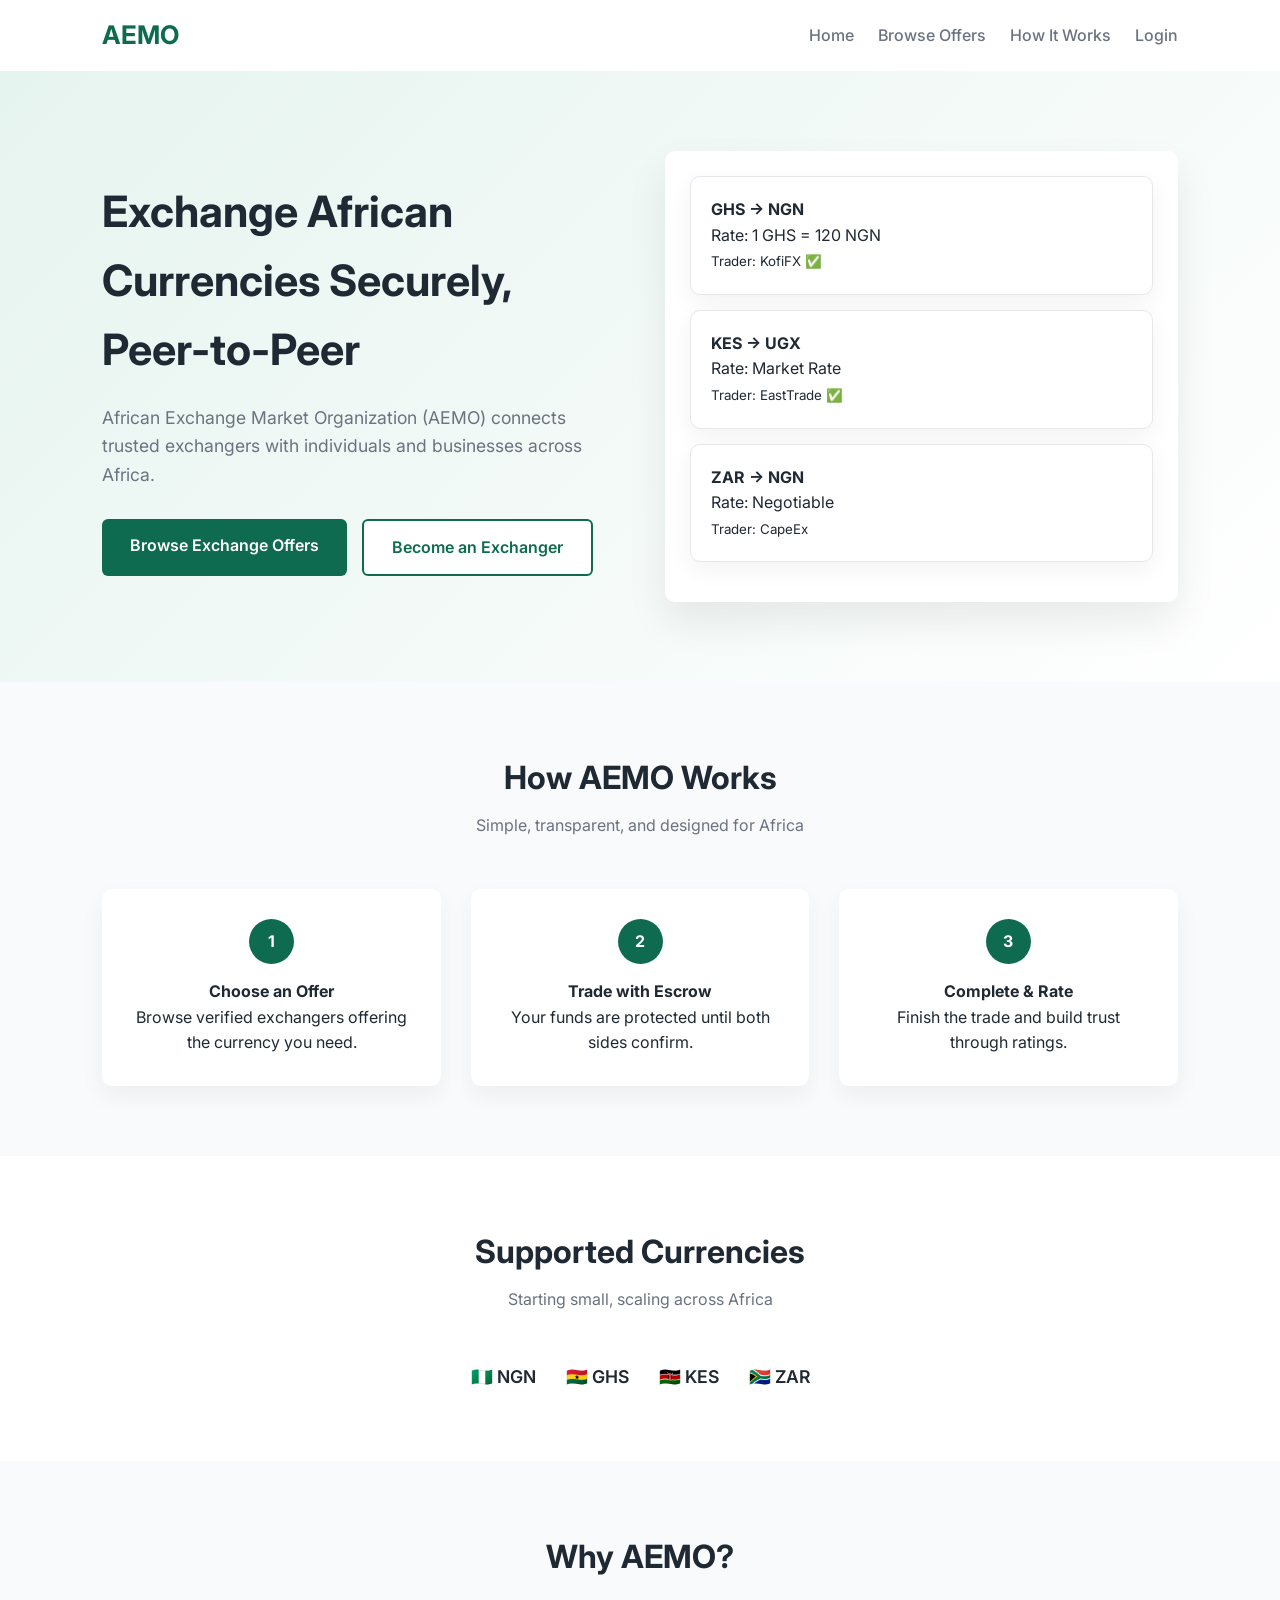
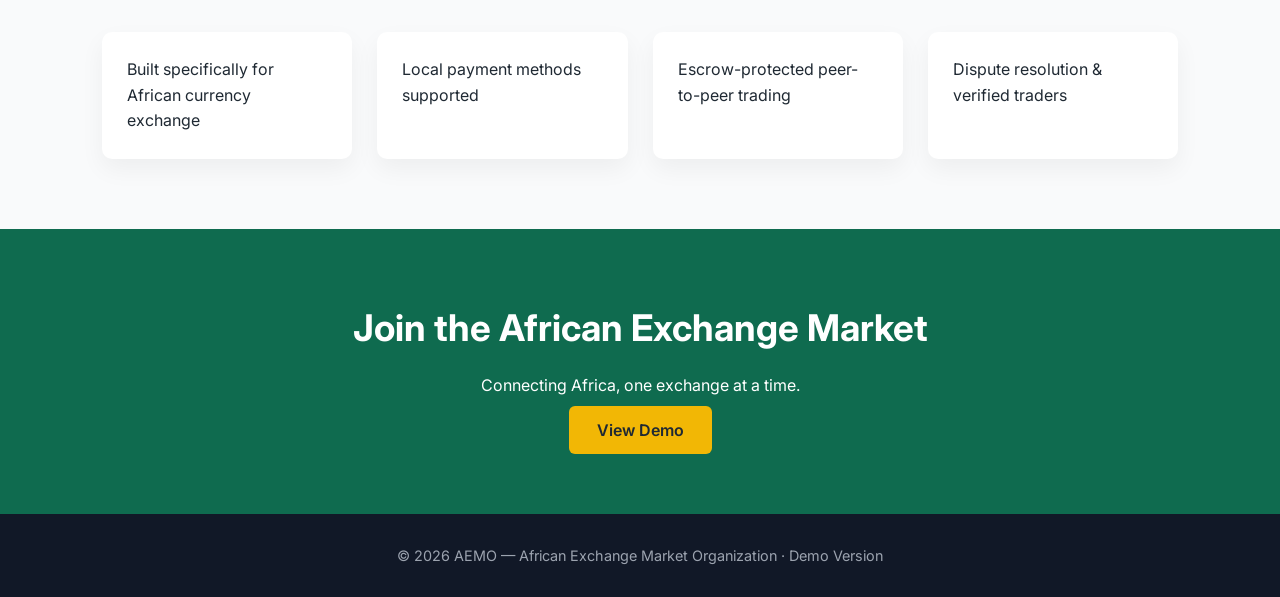
<file: index.html>
<!doctype html>
<html lang="en">
  <head>
    <meta charset="UTF-8" />
    <meta name="viewport" content="width=device-width, initial-scale=1.0" />
    <title>AEMO – African Exchange Market Organization</title>

    <!-- Google Font -->
    <link
      href="https://fonts.googleapis.com/css2?family=Inter:wght@300;400;500;600;700&display=swap"
      rel="stylesheet"
    />

    <!-- CSS -->
    <link rel="stylesheet" href="assest/css/stylesheet.css" />
  </head>
  <body>
    <!-- Header / Navigation -->
    <header class="header">
      <h1 class="logo">AEMO</h1>
      <nav class="nav">
        <a href="#">Home</a>
        <a href="offer.html">Browse Offers</a>
        <a href="#">How It Works</a>
        <a href="login.html">Login</a>
      </nav>
    </header>

    <!-- Hero Section -->
    <section class="hero">
      <div class="hero-text">
        <h2>Exchange African Currencies Securely, Peer-to-Peer</h2>
        <p>
          African Exchange Market Organization (AEMO) connects trusted
          exchangers with individuals and businesses across Africa.
        </p>

        <div class="hero-buttons">
          <a href="#" class="btn btn-primary">Browse Exchange Offers</a>
          <a href="#" class="btn btn-secondary">Become an Exchanger</a>
        </div>
      </div>

      <div class="hero-mockup">
        <div class="offer-card">
          <strong>GHS → NGN</strong>
          <p>Rate: 1 GHS = 120 NGN</p>
          <small>Trader: KofiFX ✅</small>
        </div>

        <div class="offer-card">
          <strong>KES → UGX</strong>
          <p>Rate: Market Rate</p>
          <small>Trader: EastTrade ✅</small>
        </div>

        <div class="offer-card">
          <strong>ZAR → NGN</strong>
          <p>Rate: Negotiable</p>
          <small>Trader: CapeEx</small>
        </div>
      </div>
    </section>

    <!-- How It Works -->
    <section class="section">
      <div class="section-title">
        <h3>How AEMO Works</h3>
        <p>Simple, transparent, and designed for Africa</p>
      </div>

      <div class="steps">
        <div class="step">
          <span>1</span>
          <h4>Choose an Offer</h4>
          <p>Browse verified exchangers offering the currency you need.</p>
        </div>

        <div class="step">
          <span>2</span>
          <h4>Trade with Escrow</h4>
          <p>Your funds are protected until both sides confirm.</p>
        </div>

        <div class="step">
          <span>3</span>
          <h4>Complete & Rate</h4>
          <p>Finish the trade and build trust through ratings.</p>
        </div>
      </div>
    </section>

    <!-- Supported Currencies -->
    <section class="section light">
      <div class="section-title">
        <h3>Supported Currencies</h3>
        <p>Starting small, scaling across Africa</p>
      </div>

      <div class="currencies">
        <span>🇳🇬 NGN</span>
        <span>🇬🇭 GHS</span>
        <span>🇰🇪 KES</span>
        <span>🇿🇦 ZAR</span>
      </div>
    </section>

    <!-- Why AEMO -->
    <section class="section">
      <div class="section-title">
        <h3>Why AEMO?</h3>
      </div>

      <div class="why">
        <div>Built specifically for African currency exchange</div>
        <div>Local payment methods supported</div>
        <div>Escrow-protected peer-to-peer trading</div>
        <div>Dispute resolution & verified traders</div>
      </div>
    </section>

    <!-- Call to Action -->
    <section class="cta">
      <h3>Join the African Exchange Market</h3>
      <p>Connecting Africa, one exchange at a time.</p>
      <a href="#" class="btn btn-cta">View Demo</a>
    </section>

    <!-- Footer -->
    <footer class="footer">
      © 2026 AEMO — African Exchange Market Organization · Demo Version
    </footer>

    <script src="assest/index.js"></script>
  </body>
</html>
</file>
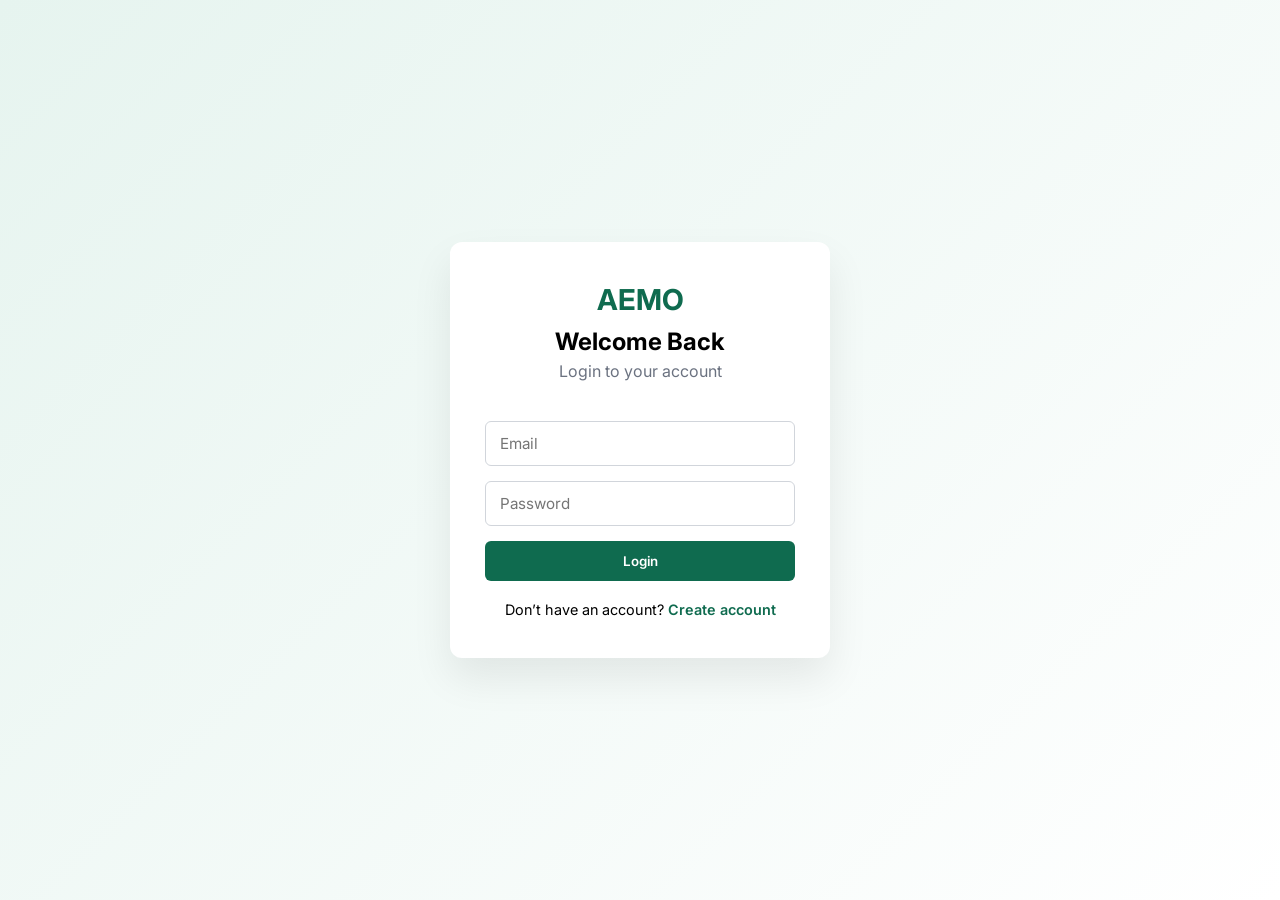
<file: dashboard.html>
<!doctype html>
<html lang="en">
  <head>
    <meta charset="UTF-8" />
    <title>AEMO Dashboard</title>
    <link rel="stylesheet" href="assest/css/dashboard.css" />
  </head>
  <body>
    <header class="header">
      <h1>AEMO</h1>
      <nav>
        <a href="marketplace.html">Marketplace</a>
        <a href="wallet.html">Wallet</a>
        <a href="trade.html">Trades</a>
        <button id="logoutBtn">Logout</button>
      </nav>
    </header>

    <main class="dashboard">
      <!-- BALANCE SECTION -->
      <section class="balance-card">
        <h2>Current Balance</h2>
        <p class="balance" id="balanceText">₦0.00</p>

        <div class="limits">
          <div>
            <span>Trading limit</span>
            <strong>Buy / Sell: 5,000,000</strong>
          </div>
          <div>
            <span>Send</span>
            <strong>5,000,000</strong>
          </div>
        </div>

        <button
          class="primary-btn"
          onclick="window.location.href = 'verify.html'"
        >
          Trade without limits
        </button>
      </section>

      <!-- QUICK ACTIONS -->
      <section class="quick-actions">
        <div class="action-card">
          <h3>Marketplace</h3>
          <p>Buy and sell African currencies.</p>
          <a href="marketplace.html">Go to marketplace</a>
        </div>

        <div class="action-card">
          <h3>Wallet</h3>
          <p>View balance or fund your account.</p>
          <a href="wallet.html">Open wallet</a>
        </div>

        <div class="action-card">
          <h3>Trades</h3>
          <p>View your transaction history.</p>
          <a href="trades.html">View trades</a>
        </div>
      </section>

      <!-- CURRENCIES -->
      <section class="list-section">
        <h3>Supported African Currencies</h3>
        <div class="tag-list">
          <span>NGN – Naira</span>
          <span>GHS – Cedi</span>
          <span>KES – Kenyan Shilling</span>
          <span>ZAR – Rand</span>
          <span>XOF – CFA Franc</span>
          <span>UGX – Ugandan Shilling</span>
          <span>EGP – Egyptian Pound</span>
        </div>
      </section>

      <!-- PAYMENT METHODS -->
      <section class="list-section">
        <h3>Supported Payment Methods</h3>
        <div class="tag-list">
          <span>Bank Transfer</span>
          <span>Mobile Money</span>
          <span>Cash Deposit</span>
          <span>USSD</span>
          <span>Local Payment Agents</span>
        </div>
      </section>
    </main>

    <script src="assest/dashboard.js" defer></script>
  </body>
</html>
</file>
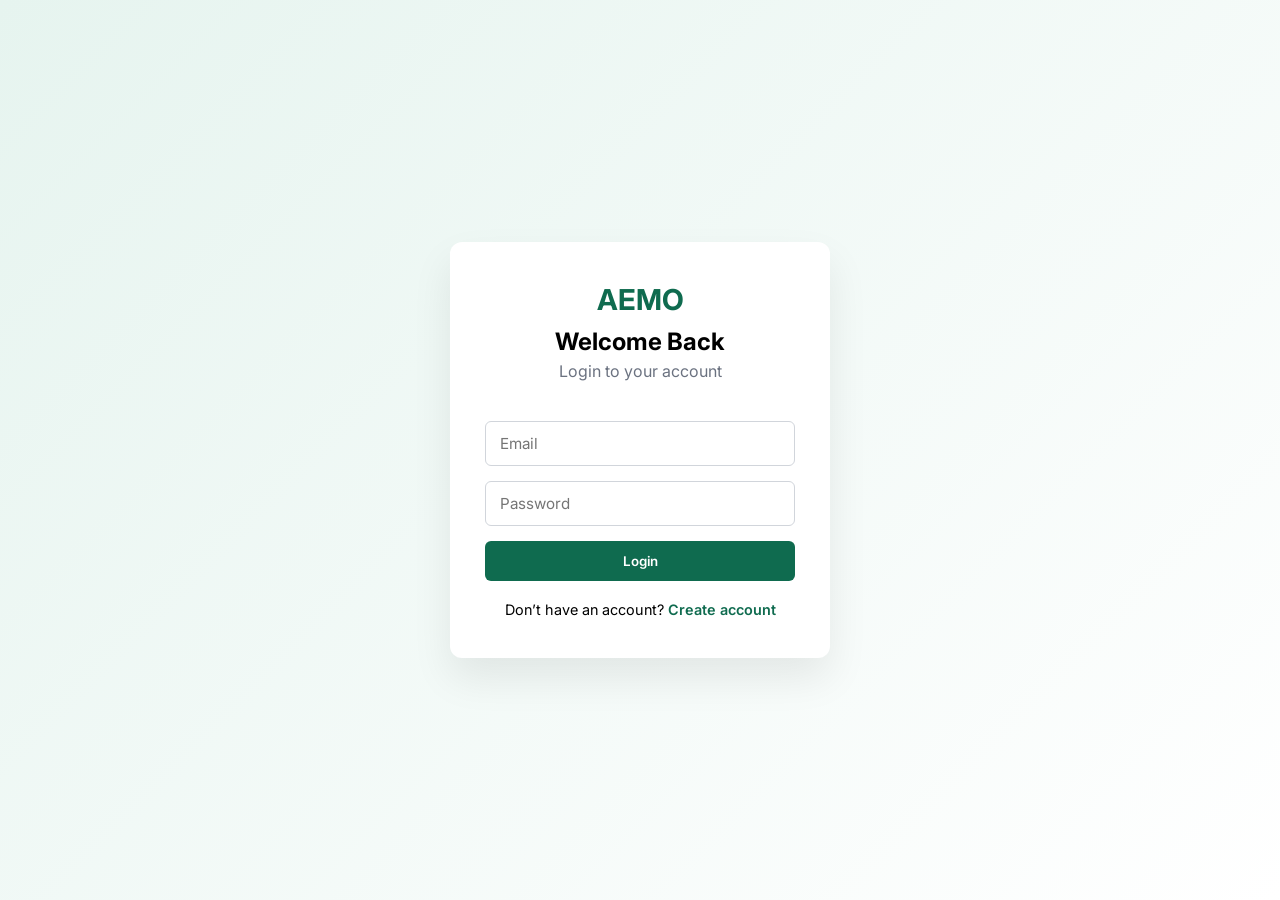
<file: login.html>
<!doctype html>
<html lang="en">
  <head>
    <meta charset="UTF-8" />
    <meta name="viewport" content="width=device-width, initial-scale=1.0" />
    <title>AEMO — Login</title>

    <link
      href="https://fonts.googleapis.com/css2?family=Inter:wght@400;500;600;700&display=swap"
      rel="stylesheet"
    />
    <link rel="stylesheet" href="assest/css/auth.css" />
  </head>
  <body>
    <div class="auth-container">
      <h1 class="logo">AEMO</h1>
      <h2>Welcome Back</h2>
      <p class="subtitle">Login to your account</p>
      <form id="loginForm">
        <input id="loginEmail" type="email" placeholder="Email" required />

        <input
          id="loginPassword"
          type="password"
          placeholder="Password"
          required
        />

        <button type="submit">Login</button>
      </form>

      <p class="switch">
        Don’t have an account?
        <a href="register.html">Create account</a>
      </p>
    </div>

    <script src="assest/auth.js"></script>
  </body>
</html>
</file>
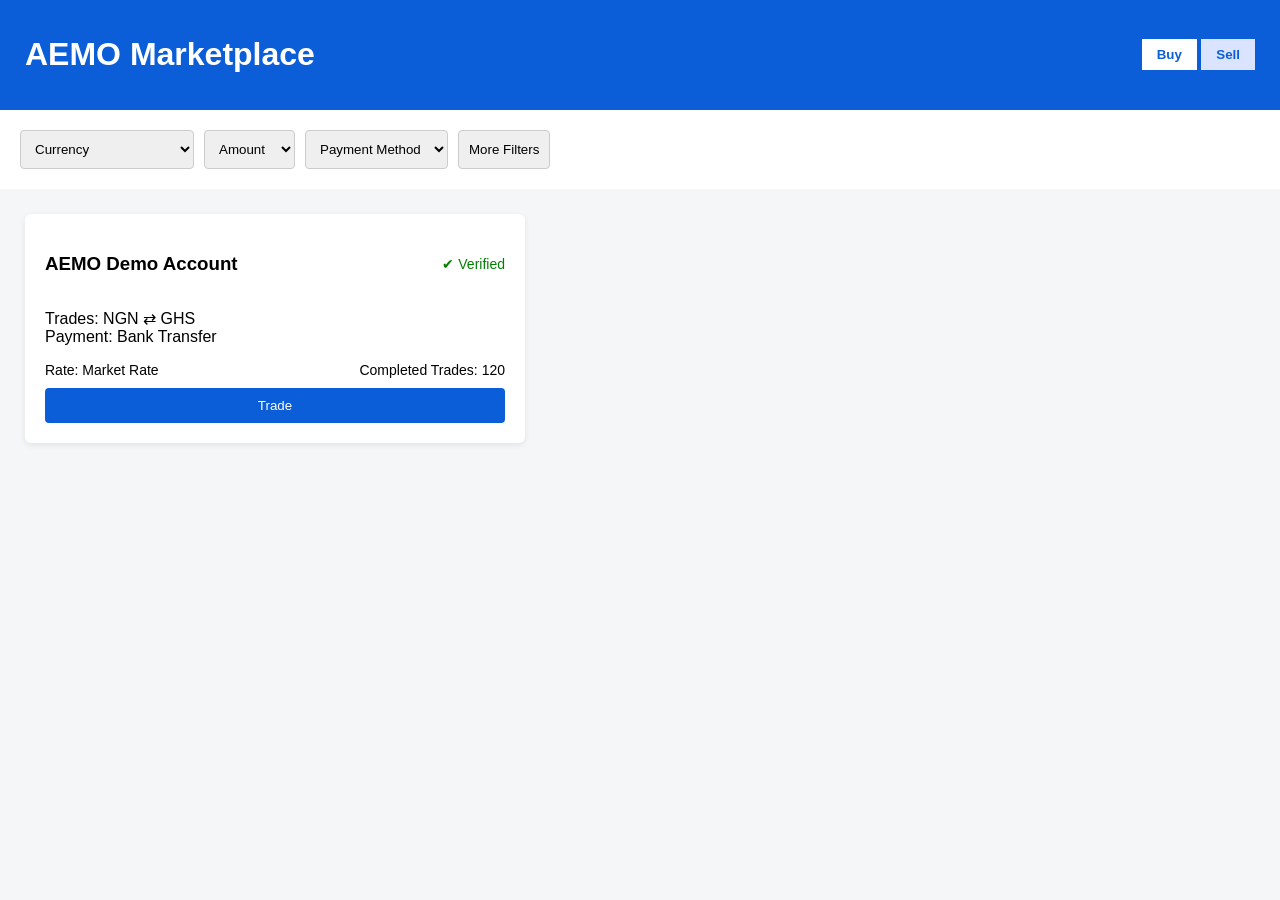
<file: marketplace.html>
<!doctype html>
<html lang="en">
  <head>
    <meta charset="UTF-8" />
    <title>AEMO Marketplace</title>
    <link rel="stylesheet" href="assest/css/marketplace.css" />
  </head>
  <body>
    <header class="market-header">
      <h1>AEMO Marketplace</h1>

      <div class="trade-toggle">
        <button class="active" id="buyBtn">Buy</button>
        <button id="sellBtn">Sell</button>
      </div>
    </header>

    <section class="filters">
      <select id="currencySelect">
        <option value="">Currency</option>
        <option value="NGN">Naira (NGN)</option>
        <option value="GHS">Cedi (GHS)</option>
        <option value="KES">Kenyan Shilling (KES)</option>
      </select>

      <select id="amountSelect">
        <option value="">Amount</option>
        <option value="10000">10,000</option>
        <option value="50000">50,000</option>
        <option value="100000">100,000</option>
        <option value="500000">500,000</option>
      </select>

      <select id="paymentSelect">
        <option value="">Payment Method</option>
        <option value="bank">Bank Transfer</option>
        <option value="mobile">Mobile Money</option>
        <option value="cash">Cash Deposit</option>
      </select>

      <button id="filterBtn">More Filters</button>
    </section>

    <!-- EXTRA FILTERS -->
    <section class="extra-filters hidden" id="extraFilters">
      <label> <input type="checkbox" /> Verified profiles only </label>
      <label> <input type="checkbox" /> Currently active traders </label>
      <label>
        <input type="checkbox" /> Traders with past successful trades
      </label>
    </section>

    <!-- TRADERS LIST -->
    <section class="traders">
      <div class="trader-card">
        <div class="trader-info">
          <h3>AEMO Demo Account</h3>
          <span class="verified">✔ Verified</span>
        </div>

        <p>
          Trades: NGN ⇄ GHS <br />
          Payment: Bank Transfer
        </p>

        <div class="trader-meta">
          <span>Rate: Market Rate</span>
          <span>Completed Trades: 120</span>
        </div>

        <button class="trade-btn">Trade</button>
      </div>
    </section>

    <!-- TRADE MODAL -->
    <div class="modal hidden" id="tradeModal">
      <div class="modal-box">
        <h2>Start Trade</h2>

        <p id="traderName">Trading with AEMO Demo Account</p>

        <input
          type="number"
          id="tradeAmount"
          placeholder="Enter amount"
          min="1"
        />

        <p class="escrow-text" id="escrowText"></p>

        <div class="modal-actions">
          <button id="cancelTrade">Cancel</button>
          <button id="confirmTrade">Confirm Trade</button>
        </div>
      </div>
    </div>

    <script src="assest/marketplace.js" defer></script>
  </body>
</html>
</file>
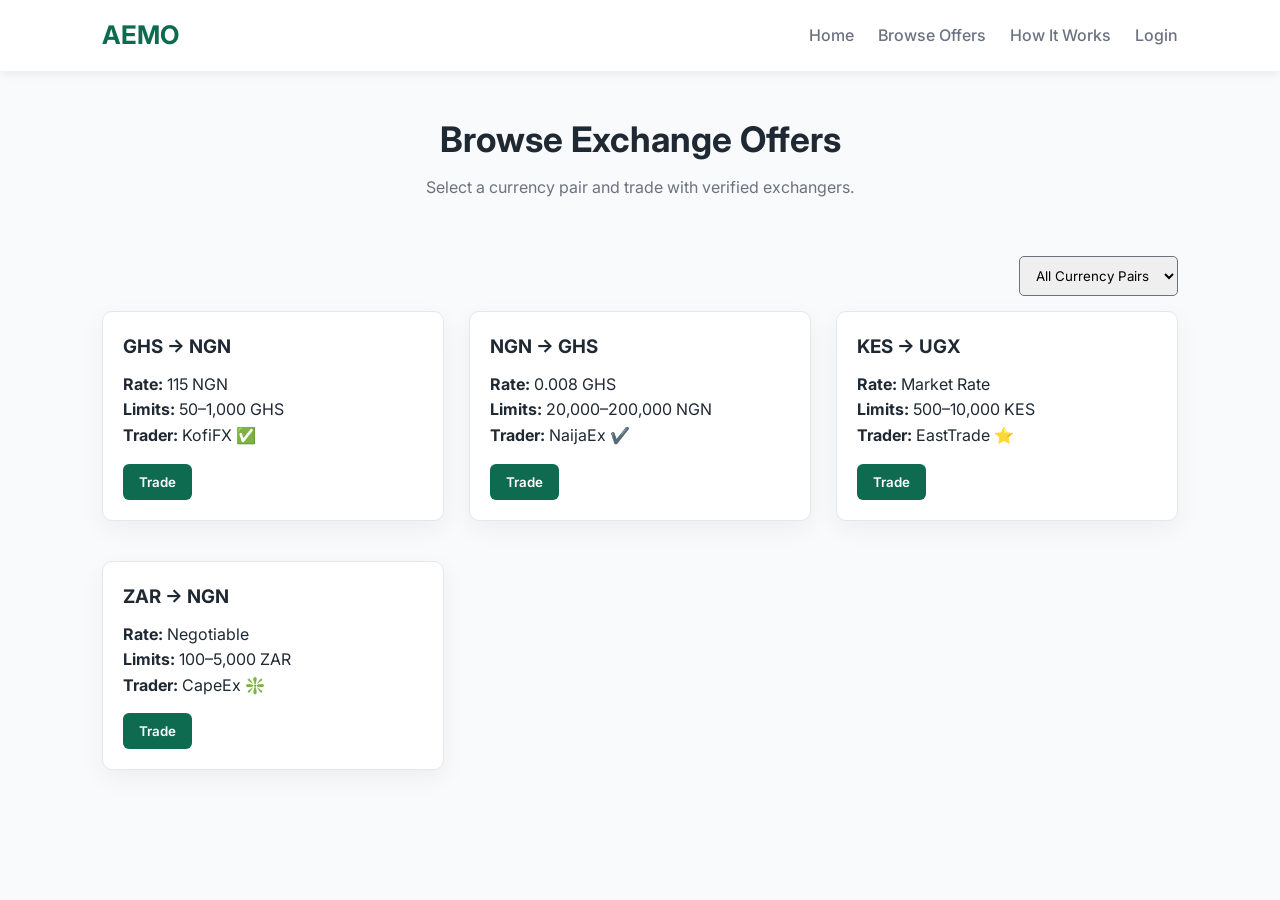
<file: offer.html>
<!doctype html>
<html lang="en">
  <head>
    <meta charset="UTF-8" />
    <meta name="viewport" content="width=device-width, initial-scale=1.0" />
    <title>AEMO — Browse Exchange Offers</title>

    <link
      href="https://fonts.googleapis.com/css2?family=Inter:wght@300;400;500;600;700&display=swap"
      rel="stylesheet"
    />
    <link rel="stylesheet" href="assest/css/stylesheet.css" />
  </head>
  <body>
    <!-- Header -->
    <header class="header">
      <h1 class="logo">AEMO</h1>
      <nav class="nav">
        <a href="index.html">Home</a>
        <a href="offers.html">Browse Offers</a>
        <a href="#">How It Works</a>
        <a href="login.html">Login</a>
      </nav>
    </header>

    <!-- Page Title -->
    <section class="page-title">
      <h2>Browse Exchange Offers</h2>
      <p>Select a currency pair and trade with verified exchangers.</p>
    </section>

    <!-- Filter Bar -->
    <section class="filter-section">
      <select id="currencyFilter">
        <option value="all">All Currency Pairs</option>
        <option value="GHS-NGN">GHS → NGN</option>
        <option value="NGN-GHS">NGN → GHS</option>
        <option value="KES-UGX">KES → UGX</option>
        <option value="ZAR-NGN">ZAR → NGN</option>
      </select>
    </section>

    <!-- Offers List -->
    <section class="offers-container" id="offersContainer">
      <!-- Template cards (JavaScript will show/hide) -->

      <div class="offer-card" data-pair="GHS-NGN">
        <h3>GHS → NGN</h3>
        <p><strong>Rate:</strong> 115 NGN</p>
        <p><strong>Limits:</strong> 50–1,000 GHS</p>
        <p><strong>Trader:</strong> KofiFX ✅</p>
        <button class="btn-trade" onclick="tradeDemo('GHS → NGN', 'KofiFX')">
          Trade
        </button>
      </div>

      <div class="offer-card" data-pair="NGN-GHS">
        <h3>NGN → GHS</h3>
        <p><strong>Rate:</strong> 0.008 GHS</p>
        <p><strong>Limits:</strong> 20,000–200,000 NGN</p>
        <p><strong>Trader:</strong> NaijaEx ✔️</p>
        <button class="btn-trade" onclick="tradeDemo('NGN → GHS', 'NaijaEx')">
          Trade
        </button>
      </div>

      <div class="offer-card" data-pair="KES-UGX">
        <h3>KES → UGX</h3>
        <p><strong>Rate:</strong> Market Rate</p>
        <p><strong>Limits:</strong> 500–10,000 KES</p>
        <p><strong>Trader:</strong> EastTrade ⭐</p>
        <button class="btn-trade" onclick="tradeDemo('KES → UGX', 'EastTrade')">
          Trade
        </button>
      </div>

      <div class="offer-card" data-pair="ZAR-NGN">
        <h3>ZAR → NGN</h3>
        <p><strong>Rate:</strong> Negotiable</p>
        <p><strong>Limits:</strong> 100–5,000 ZAR</p>
        <p><strong>Trader:</strong> CapeEx ❇️</p>
        <button class="btn-trade" onclick="tradeDemo('ZAR → NGN', 'CapeEx')">
          Trade
        </button>
      </div>
    </section>

    <!-- Trade Modal (hidden until needed) -->
    <div id="tradeModal" class="modal hidden">
      <div class="modal-content">
        <span class="close-btn" onclick="closeModal()">&times;</span>
        <h3>Start Trade</h3>
        <p id="tradeText"></p>
        <p><em>Demo Mode — no real trade.</em></p>
        <button class="btn-confirm" onclick="confirmTrade()">Confirm</button>
      </div>
    </div>

    <script src="assest/offer.js"></script>
  </body>
</html>
</file>
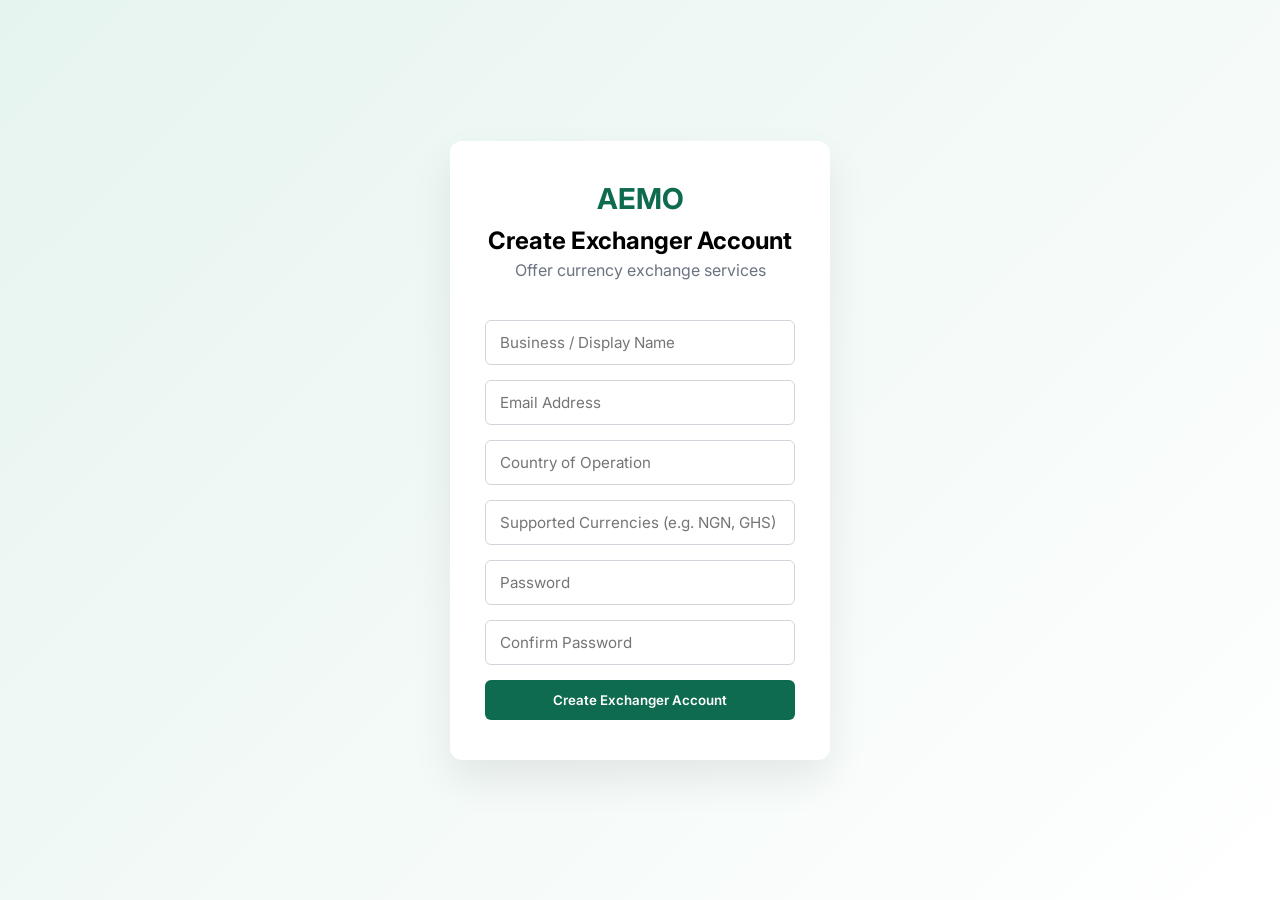
<file: register-exchanger.html>
<!doctype html>
<html lang="en">
  <head>
    <meta charset="UTF-8" />
    <meta name="viewport" content="width=device-width, initial-scale=1.0" />
    <title>AEMO — Exchanger Account</title>

    <link
      href="https://fonts.googleapis.com/css2?family=Inter:wght@400;500;600;700&display=swap"
      rel="stylesheet"
    />
    <!-- <link rel="stylesheet" href="css/global.css" /> -->
    <link rel="stylesheet" href="assest/css/auth.css" />
  </head>
  <body>
    <div class="auth-container">
      <h1 class="logo">AEMO</h1>
      <h2>Create Exchanger Account</h2>
      <p class="subtitle">Offer currency exchange services</p>
      <form id="exchangerRegisterForm">
        <input
          id="businessName"
          type="text"
          placeholder="Business / Display Name"
          required
        />
        <input id="email" type="email" placeholder="Email Address" required />
        <input
          id="country"
          type="text"
          placeholder="Country of Operation"
          required
        />
        <input
          id="currencies"
          type="text"
          placeholder="Supported Currencies (e.g. NGN, GHS)"
          required
        />
        <input id="password" type="password" placeholder="Password" required />
        <input
          id="confirmPassword"
          type="password"
          placeholder="Confirm Password"
          required
        />

        <button type="submit">Create Exchanger Account</button>
      </form>
    </div>

    <script src="assest/registerexchanger.js"></script>
  </body>
</html>
</file>
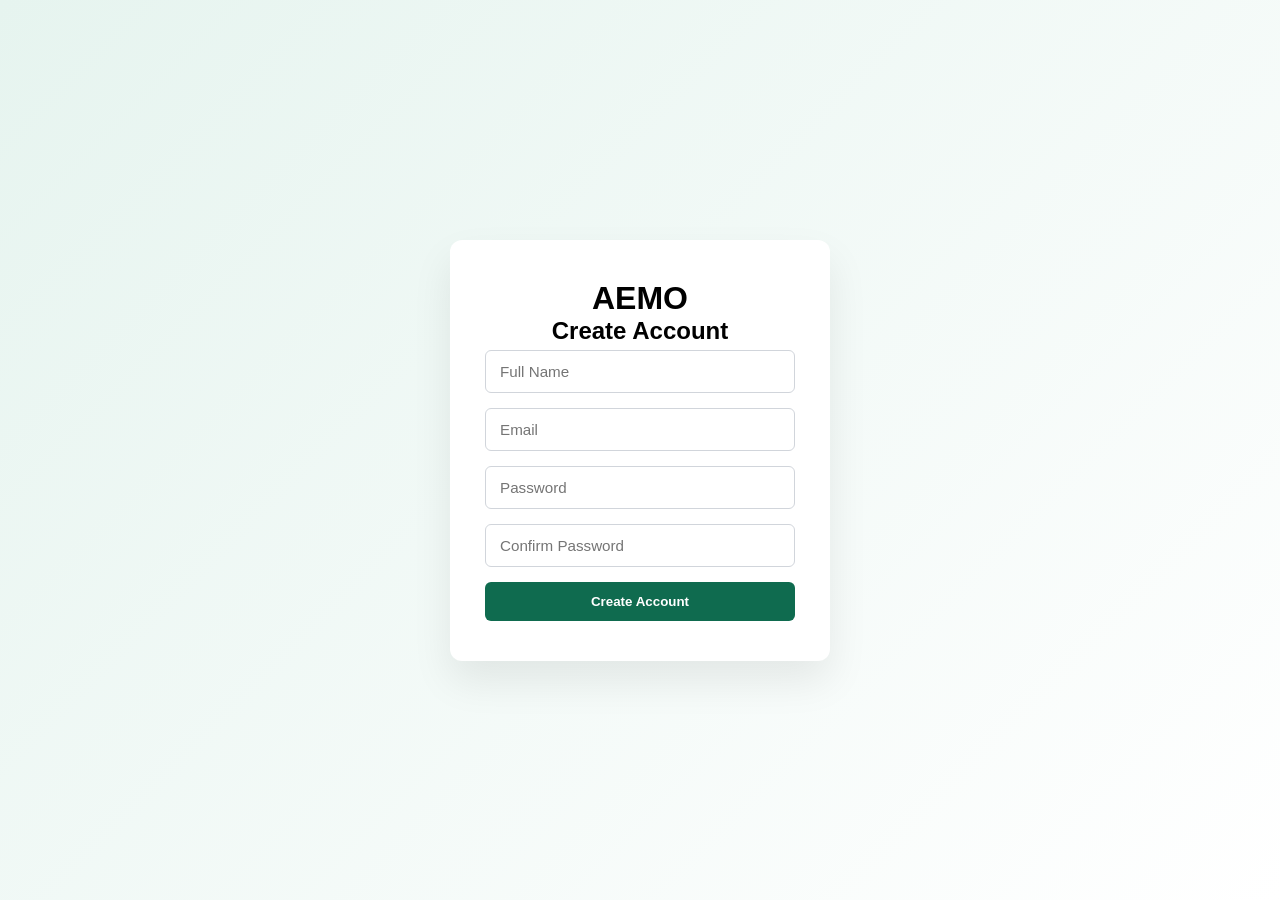
<file: register-user.html>
<!doctype html>
<html lang="en">
  <head>
    <meta charset="UTF-8" />
    <meta name="viewport" content="width=device-width, initial-scale=1.0" />

    <title>Create Account | AEMO</title>

    <link rel="stylesheet" href="assest/css/auth.css" />
  </head>
  <body>
    <div class="auth-container">
      <h1>AEMO</h1>
      <h2>Create Account</h2>

      <!-- IMPORTANT: ID MUST MATCH JS -->
      <form id="userRegisterForm">
        <input type="text" id="name" placeholder="Full Name" required />

        <input type="email" id="email" placeholder="Email" required />

        <input type="password" id="password" placeholder="Password" required />

        <input
          type="password"
          id="confirmPassword"
          placeholder="Confirm Password"
          required
        />

        <button type="submit">Create Account</button>
      </form>
    </div>

    <!-- LOAD JS LAST -->
    <script src="assest/register.js" defer></script>
  </body>
</html>
</file>
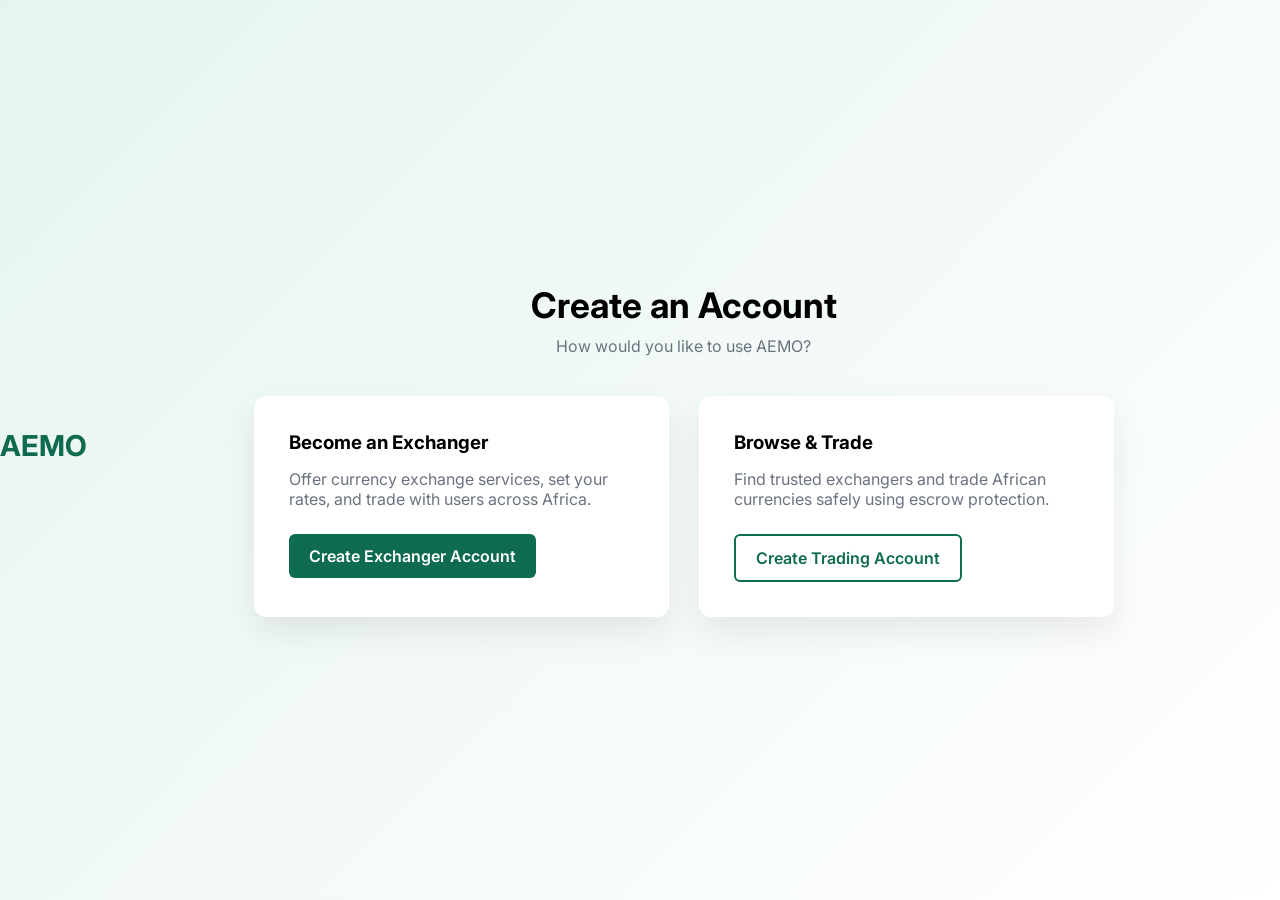
<file: register.html>
<!doctype html>
<html lang="en">
  <head>
    <meta charset="UTF-8" />
    <meta name="viewport" content="width=device-width, initial-scale=1.0" />
    <title>AEMO — Create Account</title>

    <link
      href="https://fonts.googleapis.com/css2?family=Inter:wght@400;500;600;700&display=swap"
      rel="stylesheet"
    />
    <!-- <link rel="stylesheet" href="css/global.css" /> -->
    <link rel="stylesheet" href="assest/css/auth.css" />
  </head>
  <body>
    <header class="header">
      <h1 class="logo">AEMO</h1>
    </header>

    <main class="choice-container">
      <h2>Create an Account</h2>
      <p class="subtitle">How would you like to use AEMO?</p>

      <div class="choices">
        <!-- Exchanger -->
        <div class="choice-card">
          <h3>Become an Exchanger</h3>
          <p>
            Offer currency exchange services, set your rates, and trade with
            users across Africa.
          </p>
          <a href="register-exchanger.html" class="btn primary">
            Create Exchanger Account
          </a>
        </div>

        <!-- Trader -->
        <div class="choice-card">
          <h3>Browse & Trade</h3>
          <p>
            Find trusted exchangers and trade African currencies safely using
            escrow protection.
          </p>
          <a href="register-user.html" class="btn outline">
            Create Trading Account
          </a>
        </div>
      </div>
    </main>
    <script src="assest/register.js"></script>
  </body>
</html>
</file>
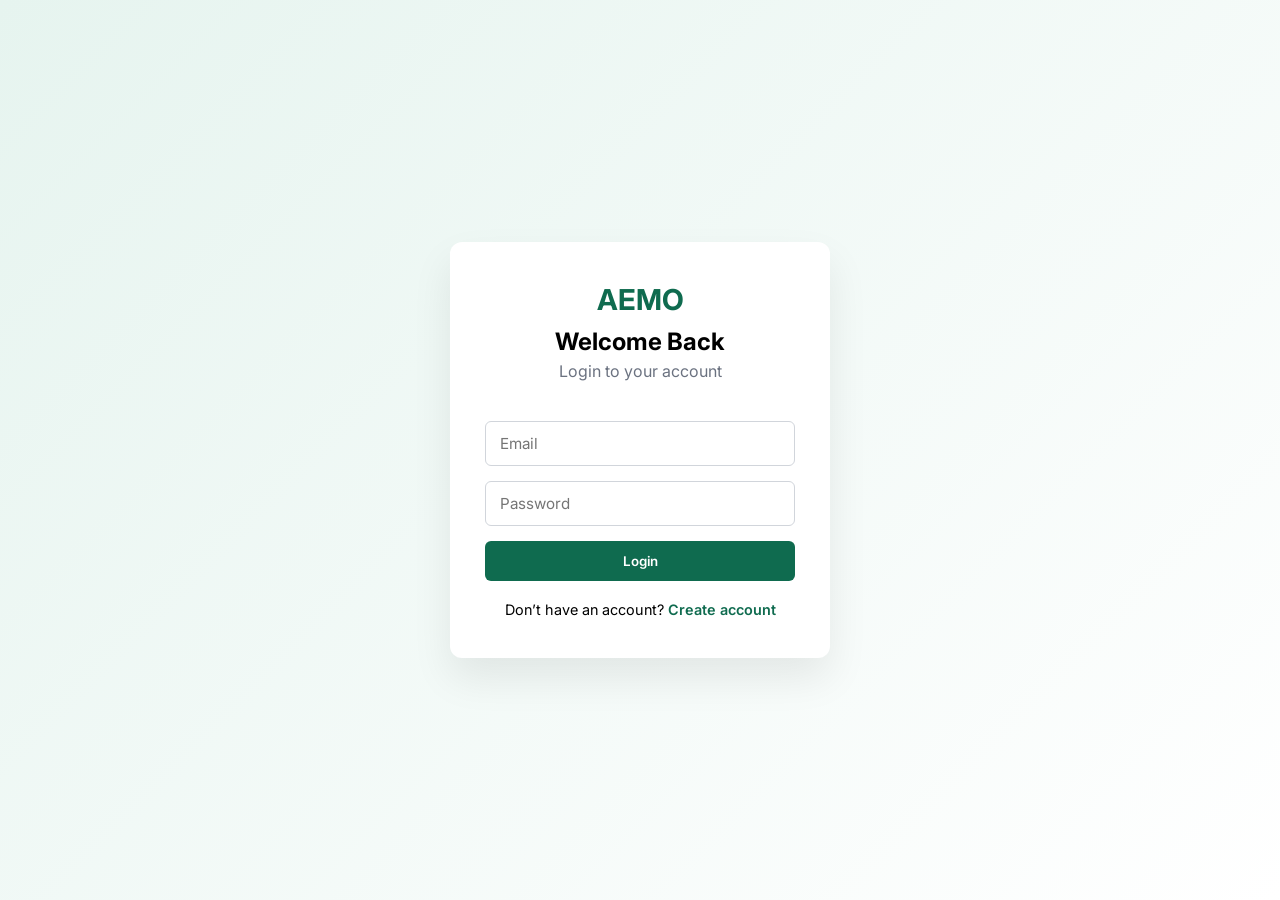
<file: trade.html>
<!doctype html>
<html lang="en">
  <head>
    <meta charset="UTF-8" />
    <title>AEMO Trades</title>
    <link rel="stylesheet" href="assest/css/trade.css" />
  </head>
  <body>
    <header class="trade-header">
      <button id="backBtn">← Back</button>

      <h1>Trade History</h1>
    </header>

    <main class="trade-container">
      <!-- HISTORY TABLE -->

      <section class="history-section">
        <h2>Your Transactions</h2>

        <table>
          <thead>
            <tr>
              <th>Date</th>
              <th>Pair</th>
              <th>Amount</th>
              <th>Status</th>
            </tr>
          </thead>

          <tbody id="tradeTable">
            <!-- JS FILLS THIS -->
          </tbody>
        </table>
      </section>

      <!-- INFO SECTION -->

      <section class="info-section">
        <h2>How Trading Works on AEMO</h2>

        <ol>
          <li>Select a verified trader from the marketplace.</li>

          <li>Enter the amount you want to exchange.</li>

          <li>Funds are held securely in AEMO escrow.</li>

          <li>The exchanger completes the currency transfer.</li>

          <li>You confirm receipt before funds are released.</li>

          <li>Both users rate the transaction.</li>
        </ol>

        <p class="security-note">
          🔒 AEMO protects users with escrow and verification systems to prevent
          fraud.
        </p>
      </section>
    </main>

    <script src="assest/trade.js" defer></script>
  </body>
</html>
</file>
<file: assest/css/stylesheet.css>
:root {
  --primary: #0f6b4f;
  --secondary: #f2b705;
  --dark: #1f2933;
  --light: #f9fafb;
  --gray: #6b7280;
}

* {
  box-sizing: border-box;
  margin: 0;
  padding: 0;
  font-family: "Inter", sans-serif;
}

body {
  background: var(--light);
  color: var(--dark);
  line-height: 1.6;
}

/* Header */
.header {
  background: #ffffff;
  padding: 20px 8%;
  display: flex;
  justify-content: space-between;
  align-items: center;
  box-shadow: 0 2px 10px rgba(0, 0, 0, 0.05);
}

.logo {
  color: var(--primary);
  font-size: 1.5rem;
  font-weight: 700;
}

.nav a {
  margin-left: 20px;
  text-decoration: none;
  color: var(--gray);
  font-weight: 500;
}

.nav a:hover {
  color: var(--primary);
}

/* Hero */
.hero {
  padding: 80px 8%;
  display: grid;
  grid-template-columns: 1fr 1fr;
  gap: 50px;
  align-items: center;
  background: linear-gradient(135deg, #e6f4ef, #ffffff);
}

.hero-text h2 {
  font-size: 2.7rem;
  margin-bottom: 20px;
}

.hero-text p {
  font-size: 1.1rem;
  color: var(--gray);
  margin-bottom: 30px;
}

.hero-buttons {
  display: flex;
  gap: 15px;
}

/* Buttons */
.btn {
  padding: 14px 28px;
  border-radius: 6px;
  text-decoration: none;
  font-weight: 600;
}

.btn-primary {
  background: var(--primary);
  color: #ffffff;
}

.btn-secondary {
  background: #ffffff;
  color: var(--primary);
  border: 2px solid var(--primary);
}

.btn-cta {
  background: var(--secondary);
  color: var(--dark);
}

/* Mockup Cards */
.hero-mockup {
  background: #ffffff;
  padding: 25px;
  border-radius: 10px;
  box-shadow: 0 20px 40px rgba(0, 0, 0, 0.08);
}

.offer-card {
  border: 1px solid #e5e7eb;
  border-radius: 8px;
  padding: 15px;
  margin-bottom: 15px;
}

/* Sections */
.section {
  padding: 70px 8%;
}

.section.light {
  background: #ffffff;
}

.section-title {
  text-align: center;
  margin-bottom: 50px;
}

.section-title h3 {
  font-size: 2rem;
  margin-bottom: 10px;
}

.section-title p {
  color: var(--gray);
}

/* Steps */
.steps {
  display: grid;
  grid-template-columns: repeat(3, 1fr);
  gap: 30px;
}

.step {
  background: #ffffff;
  padding: 30px;
  border-radius: 10px;
  text-align: center;
  box-shadow: 0 10px 25px rgba(0, 0, 0, 0.05);
}

.step span {
  display: inline-block;
  width: 45px;
  height: 45px;
  background: var(--primary);
  color: #ffffff;
  border-radius: 50%;
  line-height: 45px;
  font-weight: 700;
  margin-bottom: 15px;
}

/* Currencies */
.currencies {
  display: flex;
  justify-content: center;
  gap: 30px;
  font-size: 1.1rem;
  font-weight: 600;
}

/* Why AEMO */
.why {
  display: grid;
  grid-template-columns: repeat(4, 1fr);
  gap: 25px;
}

.why div {
  background: #ffffff;
  padding: 25px;
  border-radius: 10px;
  box-shadow: 0 10px 25px rgba(0, 0, 0, 0.05);
}

/* CTA */
.cta {
  background: var(--primary);
  color: #ffffff;
  text-align: center;
  padding: 70px 8%;
}

.cta h3 {
  font-size: 2.3rem;
  margin-bottom: 15px;
}

.cta p {
  margin-bottom: 20px;
}

/* Footer */
.footer {
  background: #111827;
  color: #9ca3af;
  text-align: center;
  padding: 30px;
  font-size: 0.9rem;
}

/* Responsive */
@media (max-width: 900px) {
  .hero {
    grid-template-columns: 1fr;
  }

  .steps,
  .why {
    grid-template-columns: 1fr;
  }
}

/* Offers page css */

:root {
  --primary: #0f6b4f;
  --secondary: #f2b705;
  --dark: #1f2933;
  --light: #f9fafb;
  --gray: #6b7280;
}

/* Reset */
* {
  box-sizing: border-box;
  margin: 0;
  padding: 0;
  font-family: "Inter", sans-serif;
}

body {
  background: var(--light);
  color: var(--dark);
  line-height: 1.6;
}

/* Header */
.header {
  background: white;
  padding: 15px 8%;
  display: flex;
  justify-content: space-between;
  align-items: center;
  box-shadow: 0 2px 10px rgba(0, 0, 0, 0.08);
}

.logo {
  color: var(--primary);
  font-size: 1.6rem;
  font-weight: 700;
}

.nav a {
  margin-left: 20px;
  color: var(--gray);
  text-decoration: none;
  font-weight: 500;
}

.nav a:hover {
  color: var(--primary);
}

/* Title */
.page-title {
  text-align: center;
  padding: 40px 8%;
}

.page-title h2 {
  font-size: 2.2rem;
  margin-bottom: 8px;
}

.page-title p {
  color: var(--gray);
}

/* Filter */
.filter-section {
  padding: 15px 8%;
  text-align: right;
}

.filter-section select {
  padding: 10px 12px;
  border-radius: 5px;
  border: 1px solid var(--gray);
}

/* Offers */
.offers-container {
  display: grid;
  grid-template-columns: repeat(auto-fit, minmax(260px, 1fr));
  gap: 25px;
  padding: 0 8% 50px;
}

.offer-card {
  background: white;
  padding: 20px;
  border-radius: 10px;
  box-shadow: 0 8px 25px rgba(0, 0, 0, 0.05);
  text-align: left;
}

.offer-card h3 {
  margin-bottom: 10px;
}

.btn-trade {
  margin-top: 15px;
  padding: 10px 16px;
  background: var(--primary);
  color: white;
  border: none;
  border-radius: 6px;
  cursor: pointer;
  font-weight: 600;
}

.btn-trade:hover {
  background: var(--secondary);
  color: var(--dark);
}

/* Modal */
.modal {
  position: fixed;
  top: 0;
  left: 0;
  width: 100%;
  height: 100%;
  background: rgba(0, 0, 0, 0.5);
  display: flex;
  justify-content: center;
  align-items: center;
}

.hidden {
  display: none;
}

.modal-content {
  background: white;
  padding: 25px 30px;
  border-radius: 10px;
  width: 90%;
  max-width: 400px;
  text-align: center;
}

.close-btn {
  float: right;
  font-size: 1.5rem;
  cursor: pointer;
}

.btn-confirm {
  padding: 10px 18px;
  background: var(--secondary);
  border: none;
  border-radius: 6px;
  font-weight: 600;
  cursor: pointer;
  margin-top: 15px;
}

/* login and create account */
/* 

:root {
  --primary: #0f6b4f;
  --secondary: #f2b705;
  --dark: #1f2933;
  --gray: #6b7280;
  --light: #f9fafb;
}

* {
  box-sizing: border-box;
  margin: 0;
  padding: 0;
  font-family: "Inter", sans-serif;
}

body {
  background: linear-gradient(135deg, #e6f4ef, #ffffff);
  height: 100vh;
  display: flex;
  justify-content: center;
  align-items: center;
}

.auth-container {
  background: white;
  padding: 40px 35px;
  width: 100%;
  max-width: 380px;
  border-radius: 12px;
  box-shadow: 0 20px 40px rgba(0, 0, 0, 0.08);
  text-align: center;
}

.logo {
  color: var(--primary);
  font-size: 1.8rem;
  font-weight: 700;
  margin-bottom: 10px;
}

h2 {
  margin-bottom: 5px;
}

.subtitle {
  color: var(--gray);
  margin-bottom: 25px;
}

form input {
  width: 100%;
  padding: 12px 14px;
  margin-bottom: 15px;
  border-radius: 6px;
  border: 1px solid #d1d5db;
  font-size: 0.95rem;
}

form input:focus {
  outline: none;
  border-color: var(--primary);
}

form button {
  width: 100%;
  padding: 12px;
  background: var(--primary);
  color: white;
  border: none;
  border-radius: 6px;
  font-weight: 600;
  cursor: pointer;
}

form button:hover {
  background: var(--secondary);
  color: var(--dark);
}

.switch {
  margin-top: 20px;
  font-size: 0.9rem;
}

.switch a {
  color: var(--primary);
  font-weight: 600;
  text-decoration: none;
} */
</file>
<file: assest/css/dashboard.css>
* {
  box-sizing: border-box;
  font-family: Arial, sans-serif;
}

body {
  margin: 0;
  background: #f4f6f8;
  color: #222;
}

.header {
  background: #0b5ed7;
  color: white;
  padding: 15px 30px;
  display: flex;
  justify-content: space-between;
  align-items: center;
}

.header nav a {
  color: white;
  margin-right: 15px;
  text-decoration: none;
  font-weight: bold;
}

.header button {
  background: white;
  color: #0b5ed7;
  border: none;
  padding: 6px 12px;
  border-radius: 4px;
  cursor: pointer;
}

.dashboard {
  padding: 30px;
}

.balance-card {
  background: white;
  padding: 25px;
  border-radius: 8px;
  box-shadow: 0 3px 8px rgba(0, 0, 0, 0.08);
  margin-bottom: 30px;
}

.balance {
  font-size: 36px;
  margin: 10px 0;
  color: #0b5ed7;
}

.limits {
  display: flex;
  justify-content: space-between;
  margin: 20px 0;
}

.primary-btn {
  background: #0b5ed7;
  color: white;
  padding: 12px 18px;
  border: none;
  border-radius: 5px;
  cursor: pointer;
  font-size: 14px;
}

.quick-actions {
  display: grid;
  grid-template-columns: repeat(auto-fit, minmax(250px, 1fr));
  gap: 20px;
  margin-bottom: 30px;
}

.action-card {
  background: white;
  padding: 20px;
  border-radius: 6px;
  box-shadow: 0 2px 6px rgba(0, 0, 0, 0.08);
}

.action-card a {
  display: inline-block;
  margin-top: 10px;
  text-decoration: none;
  color: #0b5ed7;
  font-weight: bold;
}

.list-section {
  background: white;
  padding: 20px;
  border-radius: 6px;
  box-shadow: 0 2px 6px rgba(0, 0, 0, 0.08);
  margin-bottom: 20px;
}

.tag-list {
  display: flex;
  flex-wrap: wrap;
  gap: 10px;
}

.tag-list span {
  background: #e9ecef;
  padding: 6px 12px;
  border-radius: 20px;
  font-size: 13px;
}
</file>
<file: assest/css/auth.css>
:root {
  --primary: #0f6b4f;
  --secondary: #f2b705;
  --dark: #1f2933;
  --gray: #6b7280;
  --light: #f9fafb;
}

* {
  box-sizing: border-box;
  margin: 0;
  padding: 0;
  font-family: "Inter", sans-serif;
}

body {
  background: linear-gradient(135deg, #e6f4ef, #ffffff);
  height: 100vh;
  display: flex;
  justify-content: center;
  align-items: center;
}

.auth-container {
  background: white;
  padding: 40px 35px;
  width: 100%;
  max-width: 380px;
  border-radius: 12px;
  box-shadow: 0 20px 40px rgba(0, 0, 0, 0.08);
  text-align: center;
}

.logo {
  color: var(--primary);
  font-size: 1.8rem;
  font-weight: 700;
  margin-bottom: 10px;
}

h2 {
  margin-bottom: 5px;
}

.subtitle {
  color: var(--gray);
  margin-bottom: 25px;
}

form input {
  width: 100%;
  padding: 12px 14px;
  margin-bottom: 15px;
  border-radius: 6px;
  border: 1px solid #d1d5db;
  font-size: 0.95rem;
}

form input:focus {
  outline: none;
  border-color: var(--primary);
}

form button {
  width: 100%;
  padding: 12px;
  background: var(--primary);
  color: white;
  border: none;
  border-radius: 6px;
  font-weight: 600;
  cursor: pointer;
}

form button:hover {
  background: var(--secondary);
  color: var(--dark);
}

.switch {
  margin-top: 20px;
  font-size: 0.9rem;
}

.switch a {
  color: var(--primary);
  font-weight: 600;
  text-decoration: none;
}

/* create account css */

.choice-container {
  max-width: 900px;
  margin: 80px auto;
  text-align: center;
  padding: 0 20px;
}

.choice-container h2 {
  font-size: 2.2rem;
  margin-bottom: 10px;
}

.subtitle {
  color: var(--gray);
  margin-bottom: 40px;
}

.choices {
  display: grid;
  grid-template-columns: repeat(2, 1fr);
  gap: 30px;
}

.choice-card {
  background: white;
  padding: 35px;
  border-radius: 12px;
  box-shadow: 0 15px 35px rgba(0, 0, 0, 0.08);
  text-align: left;
}

.choice-card h3 {
  margin-bottom: 15px;
}

.choice-card p {
  color: var(--gray);
  margin-bottom: 25px;
}

.btn {
  padding: 12px 20px;
  border-radius: 6px;
  text-decoration: none;
  font-weight: 600;
  display: inline-block;
}

.primary {
  background: var(--primary);
  color: white;
}

.outline {
  border: 2px solid var(--primary);
  color: var(--primary);
}

@media (max-width: 700px) {
  .choices {
    grid-template-columns: 1fr;
  }
}
</file>
<file: assest/css/marketplace.css>
* {
  box-sizing: border-box;
  font-family: Arial, sans-serif;
}

body {
  margin: 0;
  background: #f4f6f8;
}

.market-header {
  background: #0b5ed7;
  color: white;
  padding: 15px 25px;
  display: flex;
  justify-content: space-between;
  align-items: center;
}

.trade-toggle button {
  padding: 8px 15px;
  border: none;
  cursor: pointer;
  background: #dbe4ff;
  color: #0b5ed7;
  font-weight: bold;
}

.trade-toggle .active {
  background: white;
}

.filters {
  display: flex;
  gap: 10px;
  padding: 20px;
  background: white;
  flex-wrap: wrap;
}

.filters select,
.filters button {
  padding: 10px;
  border-radius: 4px;
  border: 1px solid #ccc;
}

.extra-filters {
  background: #ffffff;
  padding: 15px 25px;
  border-top: 1px solid #eee;
}

.extra-filters label {
  display: block;
  margin-bottom: 8px;
  font-size: 14px;
}

.hidden {
  display: none;
}

.traders {
  padding: 25px;
}

.trader-card {
  background: white;
  padding: 20px;
  border-radius: 6px;
  box-shadow: 0 2px 6px rgba(0, 0, 0, 0.08);
  max-width: 500px;
}

.trader-info {
  display: flex;
  justify-content: space-between;
  align-items: center;
}

.verified {
  color: green;
  font-size: 14px;
}

.trader-meta {
  display: flex;
  justify-content: space-between;
  margin: 10px 0;
  font-size: 14px;
}

.trade-btn {
  background: #0b5ed7;
  color: white;
  border: none;
  padding: 10px 15px;
  border-radius: 4px;
  cursor: pointer;
  width: 100%;
}
/* MODAL */

.modal {
  position: fixed;
  top: 0;
  left: 0;
  width: 100%;
  height: 100%;
  background: rgba(0, 0, 0, 0.6);
  display: flex;
  justify-content: center;
  align-items: center;
  z-index: 1000;
}

.modal-box {
  background: white;
  padding: 25px;
  width: 90%;
  max-width: 400px;
  border-radius: 6px;
  text-align: center;
}

.modal-box input {
  width: 100%;
  padding: 10px;
  margin: 15px 0;
  font-size: 16px;
}

.escrow-text {
  font-size: 14px;
  color: #b02a37;
  margin-bottom: 15px;
}

.modal-actions {
  display: flex;
  justify-content: space-between;
}

.modal-actions button {
  padding: 8px 15px;
  border: none;
  cursor: pointer;
  border-radius: 4px;
}

#cancelTrade {
  background: #ccc;
}

#confirmTrade {
  background: #0b5ed7;
  color: white;
}
.hidden {
  display: none;
}
</file>
<file: assest/css/trade.css>
* {
  box-sizing: border-box;
  font-family: Arial, sans-serif;
}

body {
  margin: 0;
  background: #f4f6f8;
}

/* HEADER */

.trade-header {
  background: #0b5ed7;
  color: white;
  padding: 15px 20px;
  display: flex;
  align-items: center;
  gap: 15px;
}

#backBtn {
  background: white;
  color: #0b5ed7;
  border: none;
  padding: 6px 12px;
  border-radius: 4px;
  cursor: pointer;
  font-weight: bold;
}

/* MAIN */

.trade-container {
  max-width: 900px;
  margin: 40px auto;
  padding: 0 15px;
}

/* HISTORY */

.history-section {
  background: white;
  padding: 20px;
  border-radius: 6px;
  box-shadow: 0 2px 8px rgba(0, 0, 0, 0.08);
}

.history-section h2 {
  margin-top: 0;
}

table {
  width: 100%;
  border-collapse: collapse;
  margin-top: 15px;
}

th,
td {
  padding: 10px;
  border-bottom: 1px solid #ddd;
  text-align: center;
}

th {
  background: #f1f1f1;
}

.status-success {
  color: green;
  font-weight: bold;
}

.status-pending {
  color: orange;
  font-weight: bold;
}

/* INFO */

.info-section {
  background: white;
  margin-top: 30px;
  padding: 25px;
  border-radius: 6px;
  box-shadow: 0 2px 8px rgba(0, 0, 0, 0.08);
}

.info-section h2 {
  margin-top: 0;
}

.info-section ol {
  padding-left: 20px;
}

.info-section li {
  margin-bottom: 8px;
  color: #444;
}

.security-note {
  margin-top: 15px;
  color: #198754;
  font-weight: bold;
}
</file>
